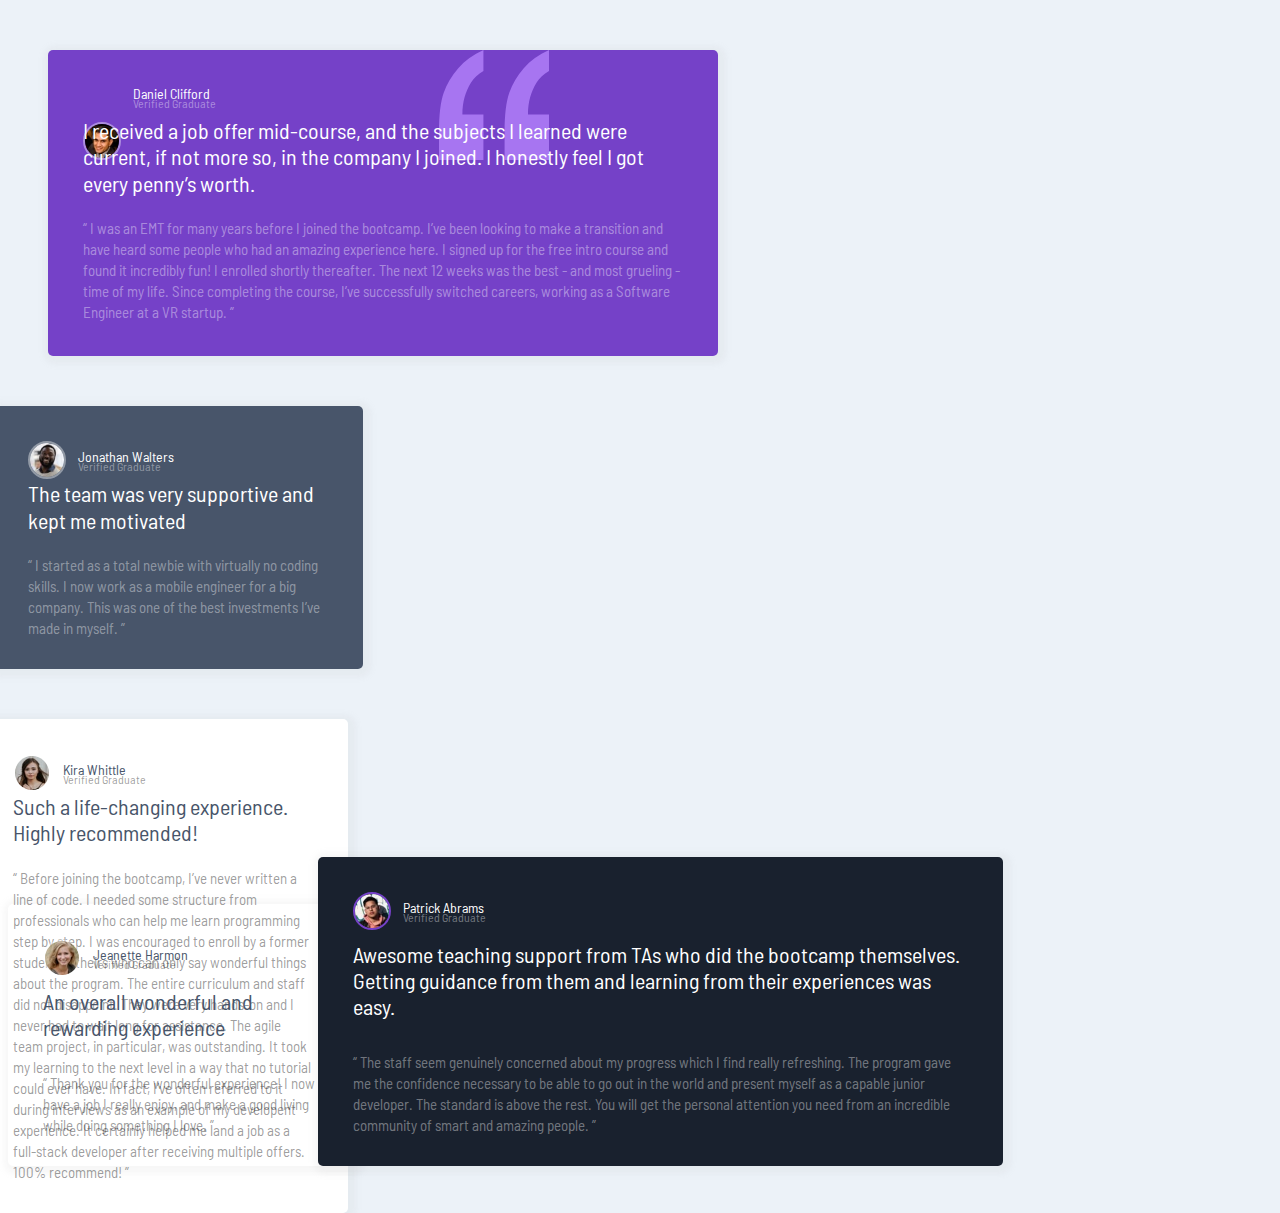
<file: pagina-recomendacoes - cópia/index.html>
<!doctype html>
<html lang="en">

<head>
    <meta charset="utf-8">
    <meta name="viewport" content="width=device-width, initial-scale=1">

    <link href="https://cdn.jsdelivr.net/npm/bootstrap@5.0.0-beta1/dist/css/bootstrap.min.css" rel="stylesheet" integrity="sha384-giJF6kkoqNQ00vy+HMDP7azOuL0xtbfIcaT9wjKHr8RbDVddVHyTfAAsrekwKmP1" crossorigin="anonymous">
    <link href="https://stackpath.bootstrapcdn.com/font-awesome/4.7.0/css/font-awesome.min.css" rel="stylesheet">
    <link href="style.css" rel="stylesheet">
    <link rel="preconnect" href="https://fonts.gstatic.com">
    <link rel="preconnect" href="https://fonts.gstatic.com">
    <link href="https://fonts.googleapis.com/css2?family=Barlow+Semi+Condensed:wght@500;600&display=swap" rel="stylesheet">

    <title>Fylo</title>
</head>

<body>
    <div class="container">
        <div class="row">
            <div class="col">
                <div class="container">
                    <blockquote class="quote-box-1">
                        <div>
                            <img src="images/image-daniel.jpg" width="34" height="34" style="border-radius: 100px; border: 2px solid; border-color: rgba(255, 255, 255, 0.4); margin-top: -10px;">
                            <img src="images/bg-pattern-quotation.svg" width="110" height="110" style="margin-left: 315px;">
                            <p style="font-size: 14px; padding-left: 50px; margin-top: -78px; color: white;">
                                Daniel Clifford
                            </p>
                            <p style="font-size: 12px; margin-top: -20px; padding-left: 50px; color: rgba(255, 255, 255, 0.4);">
                                Verified Graduate
                            </p>
                        </div>
                        <p class="quote-text" style="color: white;">
                            I received a job offer mid-course, and the subjects I learned were current, if not more so, in the company I joined. I honestly feel I got every penny’s worth.
                        </p>
                        <p class="quote-sub-text">
                            “ I was an EMT for many years before I joined the bootcamp. I’ve been looking to make a transition and have heard some people who had an amazing experience here. I signed up for the free intro course and found it incredibly fun! I enrolled shortly thereafter.
                            The next 12 weeks was the best - and most grueling - time of my life. Since completing the course, I’ve successfully switched careers, working as a Software Engineer at a VR startup. ” </p>
                    </blockquote>
                </div>
            </div>
            <div class="col">
                <div class="container">
                    <blockquote class="quote-box-2">
                        <div>
                            <img src="images/image-jonathan.jpg" width="34" height="34" style="border-radius: 100px; border: 2px solid; border-color: rgba(255, 255, 255, 0.4); margin-top: 35px;">
                            <p style="font-size: 14px; padding-left: 50px; margin-top: -34px; color: white;">
                                Jonathan Walters
                            </p>
                            <p style="font-size: 12px; margin-top: -20px; padding-left: 50px; color: rgba(255, 255, 255, 0.4);">
                                Verified Graduate
                            </p>
                        </div>
                        <p class="quote-text" style="color: white;">
                            The team was very supportive and kept me motivated
                        </p>
                        <p class="quote-sub-text">
                            “ I started as a total newbie with virtually no coding skills. I now work as a mobile engineer for a big company. This was one of the best investments I’ve made in myself. ” </p>
                    </blockquote>
                </div>
            </div>
            <div class="col">
                <div class="container">
                    <blockquote class="quote-box-3">
                        <div>
                            <img src="images/image-kira.jpg" width="34" height="34" style="border-radius: 100px; border: 2px solid; border-color: rgba(255, 255, 255, 0.4); margin-top: 35px;">
                            <p style="font-size: 14px; padding-left: 50px; margin-top: -34px; color: hsl(217, 19%, 35%)">
                                Kira Whittle
                            </p>
                            <p style="font-size: 12px; margin-top: -20px; padding-left: 50px; color: rgba(0, 0, 0, 0.4);">
                                Verified Graduate
                            </p>
                        </div>
                        <p class="quote-text" style="color: hsl(217, 19%, 35%);">
                            Such a life-changing experience. Highly recommended!
                        </p>
                        <p class="quote-sub-text" style="color: rgba(0, 0, 0, 0.4);">
                            “ Before joining the bootcamp, I’ve never written a line of code. I needed some structure from professionals who can help me learn programming step by step. I was encouraged to enroll by a former student of theirs who can only say wonderful things about
                            the program. The entire curriculum and staff did not disappoint. They were very hands-on and I never had to wait long for assistance. The agile team project, in particular, was outstanding. It took my learning to the next level
                            in a way that no tutorial could ever have. In fact, I’ve often referred to it during interviews as an example of my developent experience. It certainly helped me land a job as a full-stack developer after receiving multiple
                            offers. 100% recommend! ” </p>
                    </blockquote>
                </div>
            </div>
        </div>
        <div class="row">
            <div class="col">
                <div class="container">
                    <blockquote class="quote-box-4">
                        <div>
                            <img src="images/image-jeanette.jpg" width="34" height="34" style="border-radius: 100px; border: 2px solid; border-color: rgba(255, 255, 255, 0.4); margin-top: 35px;">
                            <p style="font-size: 14px; padding-left: 50px; margin-top: -34px; color: hsl(217, 19%, 35%);">
                                Jeanette Harmon
                            </p>
                            <p style="font-size: 12px; margin-top: -20px; padding-left: 50px; color: rgba(0, 0, 0, 0.4); padding-bottom: 10px;">
                                Verified Graduate
                            </p>
                        </div>
                        <p class="quote-text" style="color: hsl(217, 19%, 35%); padding-bottom: 10px;">
                            An overall wonderful and rewarding experience
                        </p>
                        <p class="quote-sub-text" style="color: rgba(0, 0, 0, 0.4);">
                            “ Thank you for the wonderful experience! I now have a job I really enjoy, and make a good living while doing something I love. ” </p>
                    </blockquote>
                </div>
            </div>
            <div class="col">
                <div class="container">
                    <blockquote class="quote-box-5">
                        <div>
                            <img src="images/image-patrick.jpg" width="34" height="34" style="border-radius: 100px; border: 2px solid; border-color: rgb(117, 65, 200); margin-top: 35px;">
                            <p style="font-size: 14px; padding-left: 50px; margin-top: -34px; color: white;">
                                Patrick Abrams
                            </p>
                            <p style="font-size: 12px; margin-top: -20px; padding-left: 50px; color: rgba(255, 255, 255, 0.4);padding-bottom: 10px;">
                                Verified Graduate
                            </p>
                        </div>
                        <p class="quote-text" style="color: white; padding-bottom: 10px; ">
                            Awesome teaching support from TAs who did the bootcamp themselves. Getting guidance from them and learning from their experiences was easy.
                        </p>
                        <p class="quote-sub-text" style="color: rgba(255, 255, 255, 0.4);">
                            “ The staff seem genuinely concerned about my progress which I find really refreshing. The program gave me the confidence necessary to be able to go out in the world and present myself as a capable junior developer. The standard is above the rest. You
                            will get the personal attention you need from an incredible community of smart and amazing people. ” </p>
                    </blockquote>
                </div>
            </div>
        </div>
    </div>
</body>


</html>
</file>
<file: pagina-recomendacoes - cópia/style.css>
body {
    background-color: hsl(210, 46%, 95%);
}

blockquote {
    border-left: none
}

.quote-badge {
    background-color: #000000;
    background-color: rgba(0, 0, 0, 0.2);
}

.quote-box-1 {
    overflow: hidden;
    margin-top: 50px;
    margin-right: -30px;
    padding: 0px 35px;
    padding-bottom: 3px;
    border-radius: 5px;
    color: black;
    background-color: hsl(263, 55%, 52%);
    width: 600px;
    box-shadow: 2px 2px 6px 6px rgba(180, 180, 180, 0.1);
    font-family: 'Barlow Semi Condensed', sans-serif;
}

.quote-box-2 {
    overflow: hidden;
    margin-top: 50px;
    margin-left: -15px;
    margin-right: -15px;
    padding: 0px 35px;
    border-radius: 5px;
    color: hsl(217, 19%, 35%);
    background-color: hsl(217, 19%, 35%);
    width: 300px;
    box-shadow: 2px 2px 6px 6px rgba(180, 180, 180, 0.1);
    font-family: 'Barlow Semi Condensed', sans-serif;
}

.quote-box-3 {
    overflow: hidden;
    margin-top: 50px;
    margin-left: -30px;
    margin-right: -30px;
    padding: 0px 35px;
    border-radius: 5px;
    color: black;
    background-color: white;
    width: 300px;
    box-shadow: 2px 2px 6px 6px rgba(180, 180, 180, 0.1);
    font-family: 'Barlow Semi Condensed', sans-serif;
}

.quote-box-4 {
    overflow: hidden;
    margin-top: -325px;
    margin-left: 0;
    margin-right: 30px;
    padding: 0px 35px 0px 35px;
    border-radius: 5px;
    color: black;
    background-color: white;
    width: 280px;
    box-shadow: 2px 2px 6px 6px rgba(180, 180, 180, 0.1);
    font-family: 'Barlow Semi Condensed', sans-serif;
}

.quote-box-5 {
    overflow: hidden;
    margin-top: -325px;
    margin-left: 310px;
    margin-right: 300px;
    padding: 0px 35px 0px 35px;
    border-radius: 5px;
    color: black;
    background-color: hsl(219, 29%, 14%);
    width: 615px;
    box-shadow: 2px 2px 6px 6px rgba(180, 180, 180, 0.1);
    font-family: 'Barlow Semi Condensed', sans-serif;
}

.quote-sub-text {
    font-size: 15px;
    margin-bottom: 30px;
    line-height: 1.4;
    color: rgba(255, 255, 255, 0.4);
}

.quote-text {
    font-size: 22px;
    margin-top: -5px;
    line-height: 1.2;
}

@media only screen and (max-width:375px) {
    /* For mobile phones: */
    .quote-box-1,
    .quote-box-2,
    .quote-box-3,
    .quote-box-4,
    .quote-box-5 {
        width: 300px;
    }
}
</file>
